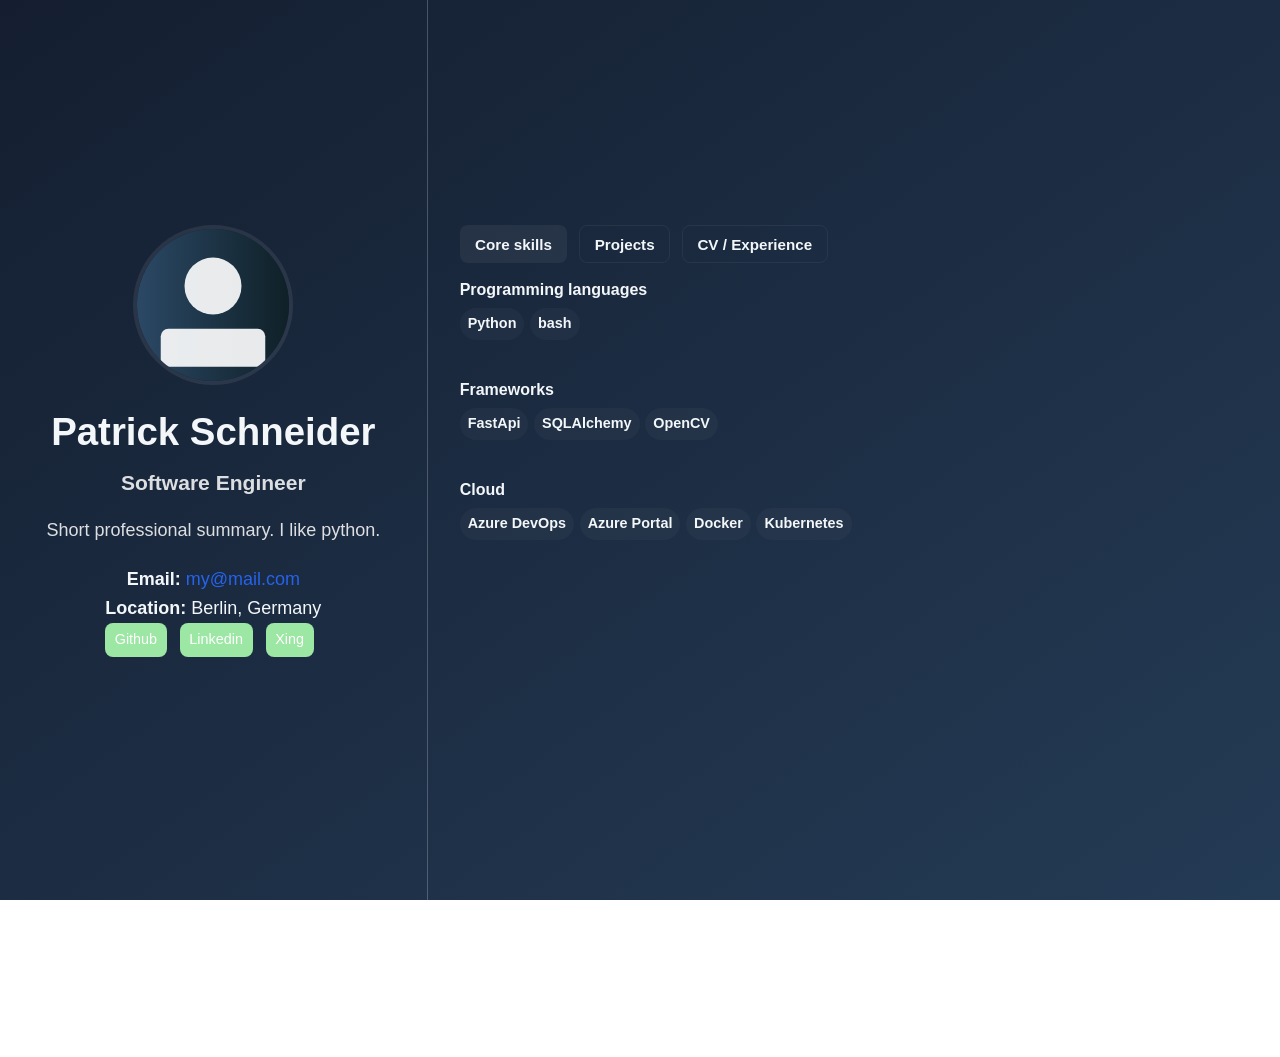
<file: docs/index.html>
<!doctype html>

<html lang="en">
  <head>
    <meta charset="UTF-8" />
    <meta name="viewport" content="width=device-width, initial-scale=1.0" />
    <title>Patrick Schneider | Software Engineer</title>

    <link rel="stylesheet" href="static/style.css" />
  </head>
  <body>
    <div class="site">
      <main class="site-main">





<div class="landing-split">
  <aside class="left-panel">
    <div class="left-inner">
      <div class="profile-avatar-wrap">
        
          <img class="profile-avatar" src="static/default-avatar.svg" alt="Patrick Schneider" />
        
      </div>

      <h1>Patrick Schneider</h1>
      <h3 class="muted">Software Engineer</h3>
      <p class="about">Short professional summary. I like python.
</p>

      <div class="contact-block">
        
          <p><strong>Email:</strong> <a href="mailto:my@mail.com">my@mail.com</a></p>
        
        
          <p><strong>Location:</strong> Berlin, Germany</p>
        

        
        <p class="profile-links">
          
            <a class="btn small" href="https://github.com/taylorPat?tab=repositories" target="_blank" rel="noopener">Github</a>
          
            <a class="btn small" href="https://linkedin.com/in/you" target="_blank" rel="noopener">Linkedin</a>
          
            <a class="btn small" href="https://google.com" target="_blank" rel="noopener">Xing</a>
          
        </p>
        
      </div>
    </div>
  </aside>

  <div class="split-divider" aria-hidden="true"></div>

  <section class="right-panel">
    <div class="tabs">
      <nav class="tabs-nav">
        <button class="tab-btn active" data-tab="skills">Core skills</button>
        <button class="tab-btn" data-tab="projects">Projects</button>
        <button class="tab-btn" data-tab="cv">CV / Experience</button>
      </nav>

      <div class="tabs-content">
        <div class="tab-panel plain-panel" id="skills" style="display:block">
          <div class="skills-columns">
            
            
              
              <div class="skill-section">
                <h4>Programming languages</h4>
                <div class="skill-items">
                  
                    <span class="skill-item" aria-hidden="true">Python</span>
                  
                    <span class="skill-item" aria-hidden="true">bash</span>
                  
                </div>
              </div>
              
              <div class="skill-section">
                <h4>Frameworks</h4>
                <div class="skill-items">
                  
                    <span class="skill-item" aria-hidden="true">FastApi</span>
                  
                    <span class="skill-item" aria-hidden="true">SQLAlchemy</span>
                  
                    <span class="skill-item" aria-hidden="true">OpenCV</span>
                  
                </div>
              </div>
              
              <div class="skill-section">
                <h4>Cloud</h4>
                <div class="skill-items">
                  
                    <span class="skill-item" aria-hidden="true">Azure DevOps</span>
                  
                    <span class="skill-item" aria-hidden="true">Azure Portal</span>
                  
                    <span class="skill-item" aria-hidden="true">Docker</span>
                  
                    <span class="skill-item" aria-hidden="true">Kubernetes</span>
                  
                </div>
              </div>
              
            
          </div>
        </div>

        <div class="tab-panel projects-panel" id="projects" style="display:none">
          <div class="projects-list">
            
              
              <article class="proj-item">
                <h3 class="proj-title">parking transactions analysis</h3>

                <div class="proj-actions">
                  
                    <a class="proj-btn github" href="https://github.com/taylorPat/parking-transactions-analysis" target="_blank" rel="noopener">GitHub</a>
                  
                </div>

                <div class="proj-skills">
                  
                    
                      <span class="proj-skill">Data Engineering</span>
                    
                      <span class="proj-skill">Python</span>
                    
                      <span class="proj-skill">Terraform</span>
                    
                      <span class="proj-skill">Apache Spark</span>
                    
                      <span class="proj-skill">Google Cloud Storage</span>
                    
                      <span class="proj-skill">BigQuery</span>
                    
                      <span class="proj-skill">Looker Studio</span>
                    
                  
                </div>
              </article>
              
              <article class="proj-item">
                <h3 class="proj-title">portfolio generator</h3>

                <div class="proj-actions">
                  
                    <a class="proj-btn github" href="https://github.com/taylorPat/portfolio-generator" target="_blank" rel="noopener">GitHub</a>
                  
                </div>

                <div class="proj-skills">
                  
                    
                      <span class="proj-skill">Python</span>
                    
                      <span class="proj-skill">CLI</span>
                    
                      <span class="proj-skill">typer</span>
                    
                      <span class="proj-skill">jinja2</span>
                    
                      <span class="proj-skill">pyyaml</span>
                    
                      <span class="proj-skill">uv</span>
                    
                  
                </div>
              </article>
              
            
          </div>
        </div>

        <div class="tab-panel plain-panel" id="cv" style="display:none">
          <div class="experience-list">
            

                
                  <div class="company-block">
                    <h3 class="company-name">Audi</h3>
                    
                      <div class="exp-item">
                        <h4>
                          Software engineer
                        </h4>
                        <p class="muted">
                          
                          
                          
                            2022 - 
                            
                              2024
                            

                          
                        </p>
                        <p>
                          

                          
                            
                              Massive python programming
                            
                          
                        </p>
                      </div>
                    
                      <div class="exp-item">
                        <h4>
                          Software engineer
                        </h4>
                        <p class="muted">
                          
                          
                          
                            2024 - 
                            
                              2025
                            

                          
                        </p>
                        <p>
                          

                          
                            
                              Searching for data and python programming
                            
                          
                        </p>
                      </div>
                    
                  </div>
              
                
                  <div class="company-block">
                    <h3 class="company-name">BMW</h3>
                    
                      <div class="exp-item">
                        <h4>
                          Software engineer
                        </h4>
                        <p class="muted">
                          
                          
                          
                            2025 - 
                            
                              Present
                            

                          
                        </p>
                        <p>
                          

                          
                            
                              Waiting for the enlightenment
                            
                          
                        </p>
                      </div>
                    
                  </div>
              
                
            
          </div>
        </div>

      </div>
    </div>
  </section>
</div>

</main>

      <footer class="site-footer">
        <div class="container">
          <p>© Patrick Schneider</p>
        </div>
      </footer>
    </div>
    
<script>
document.addEventListener('DOMContentLoaded', function(){
  const buttons = document.querySelectorAll('.tab-btn');
  buttons.forEach(btn => btn.addEventListener('click', function(){
    document.querySelectorAll('.tab-btn').forEach(b=>b.classList.remove('active'));
    btn.classList.add('active');
    const tab = btn.dataset.tab;
    document.querySelectorAll('.tab-panel').forEach(p=>p.style.display='none');
    document.getElementById(tab).style.display='block';
  }));
});
</script>

  </body>
</html>
</file>
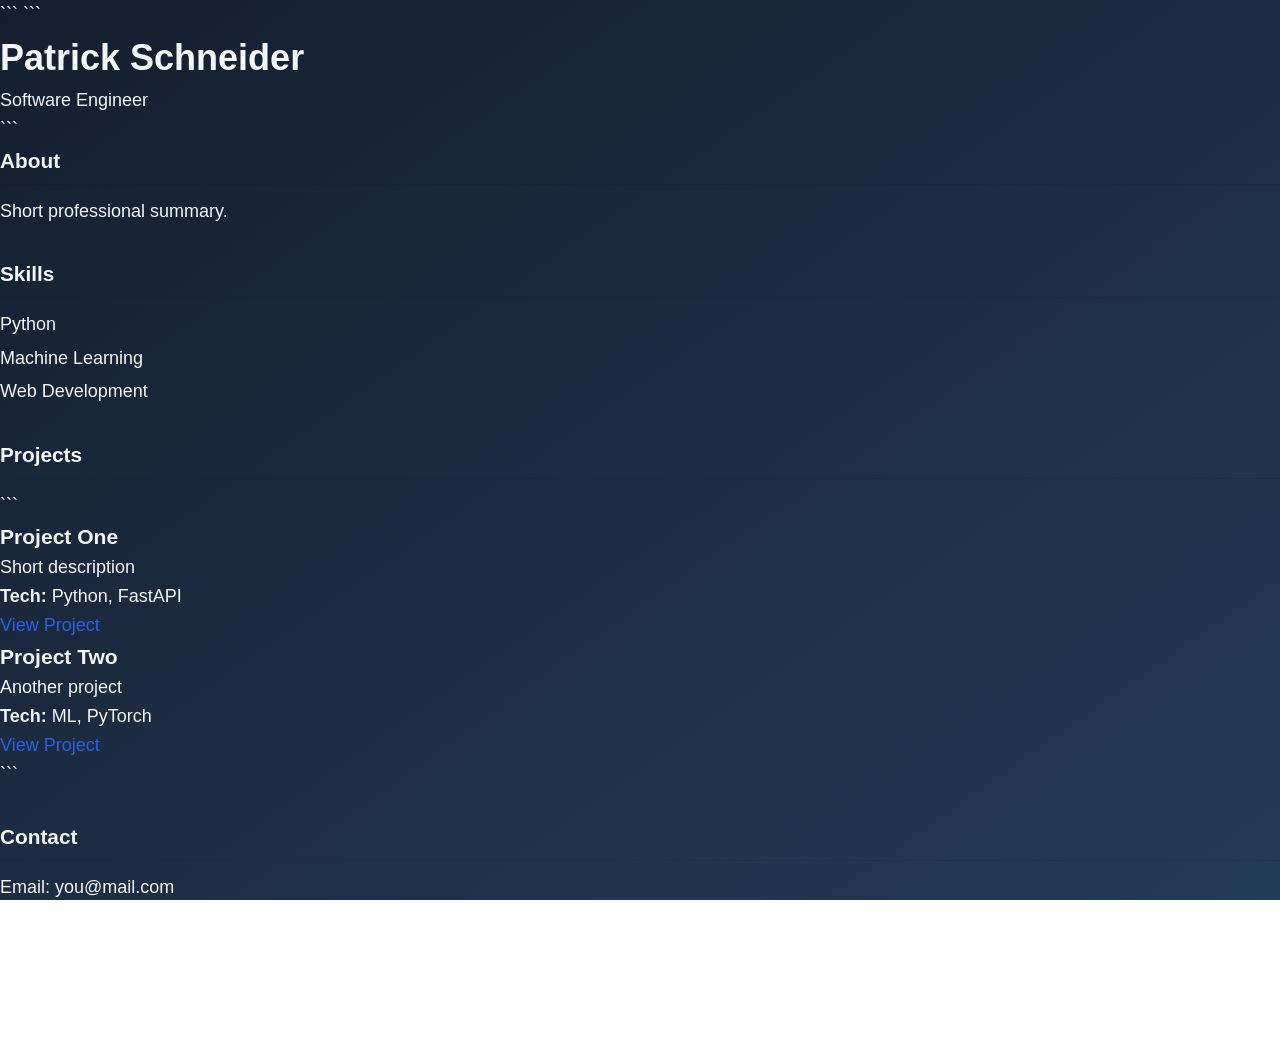
<file: portfolio/output/index.html>
<!DOCTYPE html>

<html lang="en">
  <head>
    <meta charset="UTF-8" />
    <meta name="viewport" content="width=device-width, initial-scale=1.0" />
    <title>Patrick Schneider | Software Engineer</title>

    ```
    <link rel="stylesheet" href="../static/style.css" />
    ```
  </head>
  <body>
    <header>
      <h1>Patrick Schneider</h1>
      <p>Software Engineer</p>
    </header>

    ```
    <main>

<section>
  <h2>About</h2>
  <p>Short professional summary.
</p>
</section>

<section>
  <h2>Skills</h2>
  <ul>
    
    <li>Python</li>
    
    <li>Machine Learning</li>
    
    <li>Web Development</li>
    
  </ul>
</section>

<section>
  <h2>Projects</h2>

  ``` 
  <div class="project">
    <h3>Project One</h3>
    <p>Short description</p>

    <p>
      <strong>Tech:</strong>
       Python,   FastAPI 
    </p>

    <a href="https://github.com/you/project1" target="_blank">View Project</a>
  </div>
  
  <div class="project">
    <h3>Project Two</h3>
    <p>Another project</p>

    <p>
      <strong>Tech:</strong>
       ML,   PyTorch 
    </p>

    <a href="https://github.com/you/project2" target="_blank">View Project</a>
  </div>
   ```
</section>

<section>
  <h2>Contact</h2>
  <ul>
    <li>Email: you@mail.com</li>
    <li><a href="https://taylorpat.github.io/">GitHub</a></li>
    <li><a href="https://linkedin.com/in/you">LinkedIn</a></li>
  </ul>
</section>

</main>

    <footer>
      <p>© Patrick Schneider</p>
    </footer>
    ```
  </body>
</html>
</file>
<file: docs/static/style.css>
/* Reset */

* {
  margin: 0;
  padding: 0;
  box-sizing: border-box;
}

/* Base */
:root {
  --bg: #f8fafc;
  --panel: #ffffff;
  --muted: rgba(255, 255, 255, 0.85);
  --text: #f3f7f9;
  --accent: #9be7a3;
  --radius: 10px;
  --btn-font-size: 0.95rem;
}

/* Use a full-viewport pseudo-element for the gradient to avoid seams on mobile
   and when content scrolls. This covers the viewport exactly and is fixed. */
body {
  font-family:
    -apple-system, BlinkMacSystemFont, "Segoe UI", Roboto, sans-serif;
  line-height: 1.6;
  background: none;
  color: var(--text);
  margin: 0;
}

body::before {
  content: "";
  position: fixed; /* fixes to viewport */
  top: 0;
  left: 0;
  width: 100vw; /* full viewport width */
  height: 100vh; /* full viewport height */
  z-index: -1; /* behind content */
  pointer-events: none;
  background-image: linear-gradient(to bottom right, #141e30 0%, #243b55 100%);
  background-repeat: no-repeat;
  background-position: center center;
  background-size: cover;
}

/* Larger base type for landing */
body {
  font-size: 18px;
}

.container {
  max-width: 1100px;
  margin: 0 auto;
  padding: 2rem 1rem;
}

/* full-width main wrapper when needed */
.site-main {
  width: 100%;
}

/* Header / Navigation / Hero styles removed (not used in current templates) */

/* Buttons */
.btn {
  display: inline-block;
  padding: 0.5rem 0.9rem;
  border-radius: 8px;
  background: var(--accent);
  color: white;
  text-decoration: none;
  font-size: var(--btn-font-size);
}
.btn.ghost {
  background: transparent;
  border: 1px solid rgba(37, 99, 235, 0.12);
  color: var(--accent);
}
.btn.small {
  padding: 0.35rem 0.6rem;
  font-size: 0.9rem;
}

/* Sections */
section {
  margin-bottom: 2rem;
}
h2 {
  font-size: 1.3rem;
  margin-bottom: 0.75rem;
  border-bottom: 1px solid rgba(2, 6, 23, 0.06);
  padding-bottom: 0.4rem;
}

/* Legacy project grid/card styles removed (we use .projects-list/.proj-item) */

/* Contact */
.contact-grid {
  display: grid;
  grid-template-columns: 1fr 1fr;
  gap: 1rem;
}

/* Lists */
ul {
  list-style: none;
}

li {
  margin-bottom: 0.3rem;
}

/* Projects */
/* Legacy project card helpers removed; new cards above */

/* Links */
a {
  color: #2563eb;
  text-decoration: none;
}

a:hover {
  text-decoration: underline;
}

/* Footer */
.site-footer {
  padding: 2rem 0;
  color: var(--muted);
  text-align: center;
}

/* Responsive */
@media (max-width: 900px) {
  .projects-grid {
    grid-template-columns: repeat(2, 1fr);
  }
  .hero-inner {
    grid-template-columns: 1fr 160px;
  }
}
@media (max-width: 640px) {
  .projects-grid {
    grid-template-columns: 1fr;
  }
  .hero-inner {
    grid-template-columns: 1fr;
  }
  .hero-right {
    order: -1;
    display: flex;
    justify-content: center;
    margin-bottom: 1rem;
  }
  .nav-links {
    display: none;
  }
  .container {
    padding: 1rem;
  }
}

/* Split landing layout */
.landing-split {
  display: flex;
  min-height: 100vh;
  align-items: stretch;
  width: 100%;
}
.left-panel {
  flex: 0 0 33.333%;
  background: transparent;
  padding: 2.25rem;
  display: flex;
  align-items: flex-start;
  justify-content: center;
}
.left-inner {
  width: 100%;
  text-align: center;
}
.profile-avatar {
  width: 160px;
  height: 160px;
  border-radius: 50%;
  object-fit: cover;
  border: 4px solid rgba(255, 255, 255, 0.08);
  display: block;
  margin: 0 auto 1rem auto;
}

.profile-links .btn {
  margin-right: 0.5rem;
}
.left-panel h1 {
  font-size: 2.4rem;
  margin-bottom: 0.25rem;
}
.left-panel .muted {
  color: var(--muted);
}
.left-panel .about {
  margin: 1rem 0;
  color: var(--muted);
}
.contact-block {
  margin-top: 1.25rem;
}
.split-divider {
  width: 1px;
  background: rgba(255, 255, 255, 0.22);
}
.right-panel {
  flex: 1;
  padding: 2rem;
  background: transparent;
  display: flex;
  align-items: flex-start;
}

.tabs-nav {
  display: flex;
  gap: 0.5rem;
  margin-bottom: 0.6rem;
}
.tab-btn {
  background: transparent;
  border: 1px solid rgba(2, 6, 23, 0.06);
  padding: 0.5rem 0.75rem;
  border-radius: 8px;
  cursor: pointer;
}
.tab-btn.active {
  background: rgba(255, 255, 255, 0.06);
  color: var(--text);
  border-color: transparent;
}

/* Prettify right UI */
.tabs-nav {
  gap: 0.75rem;
}
.tab-btn {
  font-size: 1.05rem;
  padding: 0.6rem 0.9rem;
}
.tab-btn {
  background: transparent;
  border: 1px solid rgba(255, 255, 255, 0.06);
  color: var(--text);
  font-size: var(--btn-font-size);
}
.tabs .tabs-content {
  width: 100%;
}
.tab-panel {
  background: transparent;
  padding: 0;
  border-radius: 0;
}
.tab-panel h2 {
  font-size: 1.5rem;
  margin-top: 0;
  color: var(--text);
}
/* projects-specific panel */
.tab-panel.projects-panel {
  background: transparent;
  padding: 0;
  border-radius: 0;
}
.proj-item h3 {
  font-size: 1rem;
}
.proj-item p {
  color: var(--muted);
  font-size: 0.9rem;
}
.proj-tech .tech {
  background: rgba(255, 255, 255, 0.06);
  color: var(--text);
  padding: 0.2rem 0.45rem;
  border-radius: 999px;
  margin-right: 0.4rem;
  font-size: 0.9rem;
}
.experience-list .exp-item {
  background: transparent;
  padding: 0.25rem 0 0.5rem 0; /* top reduced to align with skill sections */
  border-bottom: 1px solid rgba(255, 255, 255, 0.04);
}

.experience-list .exp-item h3 {
  font-size: 1rem;
  margin-bottom: 0.25rem;
}
.experience-list .exp-item p {
  font-size: 0.9rem;
  color: var(--muted);
}

/* Increase registers title font */
.tabs-nav .tab-btn {
  font-weight: 700;
}

.skills-columns {
  display: flex;
  flex-direction: column;
  gap: 1rem;
}
.skills-columns h4 {
  margin-bottom: 0.5rem;
}
.skills-columns ul {
  list-style: none;
  padding: 0;
}

/* New grouped skills sections (compact) */
.skill-section {
  margin-bottom: 0.8rem;
  padding: 0.25rem 0;
}
.skill-section h4 {
  font-size: 1rem;
  color: var(--text);
  margin: 0 0 0.35rem;
}
.skill-items {
  display: flex;
  gap: 0.35rem;
  flex-wrap: wrap;
}
.skill-item {
  display: inline-block;
  padding: 0.28rem 0.5rem;
  background: rgba(255, 255, 255, 0.03);
  color: var(--text);
  border-radius: 999px;
  font-weight: 600;
  font-size: 0.9rem;
  user-select: none;
  cursor: default;
}
.skill-items .skill-item + .skill-item {
  margin-left: 0;
}

.projects-list {
  display: flex;
  gap: 0.75rem;
  flex-wrap: wrap;
}
.projects-list .proj-item {
  background: rgba(255, 255, 255, 0.03);
  padding: 0.75rem;
  border-radius: 10px;
  margin: 0;
  border: 1px solid rgba(255, 255, 255, 0.06);
  backdrop-filter: blur(6px);
  width: 285px; /* increased by 50% from 190px */
  min-height: 130px;
  display: flex;
  flex-direction: column;
  gap: 0.6rem;
  box-sizing: border-box;
  justify-content: flex-start;
}
.projects-list .proj-item {
  transition:
    transform 0.18s ease,
    box-shadow 0.18s ease;
}
.projects-list .proj-item:hover {
  transform: translateY(-8px);
  box-shadow: 0 18px 40px rgba(2, 6, 23, 0.45);
}
.proj-title {
  font-size: 1.02rem;
  margin: 0 0 0.5rem 0; /* more space between title and GitHub */
  color: var(--text);
}
.proj-actions {
  display: flex;
  gap: 0.6rem;
  align-items: center;
  margin-bottom: 0.35rem; /* small space between GitHub and skills */
}
.proj-btn {
  display: inline-block;
  padding: 0.28rem 0.6rem;
  background: rgba(255, 255, 255, 0.04);
  color: var(--text);
  border-radius: 8px;
  text-decoration: none;
  font-weight: 700;
  font-size: var(--btn-font-size, 0.9rem);
}
.proj-btn.github {
  color: #3b82f6;
  background: rgba(59, 130, 246, 0.06);
}
.proj-skills {
  display: flex;
  gap: 0.35rem;
  flex-wrap: wrap;
  margin-top: 0; /* spacing handled by .proj-actions margin-bottom */
}
.proj-skill {
  display: inline-block;
  padding: 0.2rem 0.45rem;
  background: rgba(255, 255, 255, 0.03);
  border-radius: 999px;
  font-size: 0.82rem;
  color: var(--text);
  font-weight: 600;
}

/* Skills compare layout */
.skills-compare {
  display: flex;
  gap: 2rem;
  align-items: flex-start;
}
.skills-icons ul,
.skills-bars ul {
  list-style: none;
  padding: 0;
  margin: 0;
}
.skill-pill {
  display: flex;
  align-items: center;
  gap: 0.6rem;
  padding: 0.35rem 0;
}
.skill-icon {
  font-size: 1.25rem;
}
.skill-name {
  color: var(--text);
}
.skill-bar-row {
  margin-bottom: 0.6rem;
}
.skill-row-label {
  font-size: 0.95rem;
  color: var(--text);
  margin-bottom: 0.25rem;
}
.skill-bar {
  background: rgba(255, 255, 255, 0.04);
  height: 10px;
  border-radius: 999px;
  overflow: hidden;
}
.skill-fill {
  height: 100%;
  background: linear-gradient(90deg, var(--accent), rgba(255, 255, 255, 0.6));
  border-radius: 999px;
}

.experience-list .exp-item {
  margin-bottom: 1rem;
  padding: 0.25rem 0 0.5rem 0; /* ensure consistent top padding */
  border-bottom: 1px solid rgba(2, 6, 23, 0.04);
}

@media (max-width: 900px) {
  .left-panel {
    flex-basis: 35%;
  }
}
@media (max-width: 640px) {
  .landing-split {
    flex-direction: column;
    min-height: auto;
  }
  .left-panel {
    flex-basis: auto;
    padding: 1rem;
  }
  .split-divider {
    display: none;
  }
  .right-panel {
    padding: 1rem;
  }
  .skills-columns {
    flex-direction: column;
  }
}

/* Start left and right content at 1/3 of viewport height on wide screens */
@media (min-width: 641px) {
  .left-inner {
    margin-top: calc(25vh - 2.25rem);
  }
  .tabs {
    padding-top: calc(25vh - 2rem);
  }
}

/* On small screens reset offsets */
@media (max-width: 640px) {
  .left-inner {
    margin-top: 0;
  }
  .tabs {
    padding-top: 0;
  }
}

/* Prevent whole-page scrolling on wide/fullscreen displays; allow panels to scroll internally */
html,
body {
  height: 100%;
}
@media (min-width: 900px) {
  html,
  body {
    overflow: hidden;
  }
  .landing-split {
    height: 100vh;
    min-height: 100vh;
  }
  .left-panel {
    overflow: auto;
  }
  .left-inner {
    max-height: 75vh;
    overflow: auto;
  }
  .right-panel {
    height: 100vh;
    overflow: auto;
  }
}
</file>
<file: portfolio/static/style.css>
/* Reset */

* {
  margin: 0;
  padding: 0;
  box-sizing: border-box;
}

/* Base */
:root {
  --bg: #f8fafc;
  --panel: #ffffff;
  --muted: rgba(255, 255, 255, 0.85);
  --text: #f3f7f9;
  --accent: #9be7a3;
  --radius: 10px;
  --btn-font-size: 0.95rem;
}

/* Use a full-viewport pseudo-element for the gradient to avoid seams on mobile
   and when content scrolls. This covers the viewport exactly and is fixed. */
body {
  font-family:
    -apple-system, BlinkMacSystemFont, "Segoe UI", Roboto, sans-serif;
  line-height: 1.6;
  background: none;
  color: var(--text);
  margin: 0;
}

body::before {
  content: "";
  position: fixed; /* fixes to viewport */
  top: 0;
  left: 0;
  width: 100vw; /* full viewport width */
  height: 100vh; /* full viewport height */
  z-index: -1; /* behind content */
  pointer-events: none;
  background-image: linear-gradient(to bottom right, #141e30 0%, #243b55 100%);
  background-repeat: no-repeat;
  background-position: center center;
  background-size: cover;
}

/* Larger base type for landing */
body {
  font-size: 18px;
}

.container {
  max-width: 1100px;
  margin: 0 auto;
  padding: 2rem 1rem;
}

/* full-width main wrapper when needed */
.site-main {
  width: 100%;
}

/* Header / Navigation / Hero styles removed (not used in current templates) */

/* Buttons */
.btn {
  display: inline-block;
  padding: 0.5rem 0.9rem;
  border-radius: 8px;
  background: var(--accent);
  color: white;
  text-decoration: none;
  font-size: var(--btn-font-size);
}
.btn.ghost {
  background: transparent;
  border: 1px solid rgba(37, 99, 235, 0.12);
  color: var(--accent);
}
.btn.small {
  padding: 0.35rem 0.6rem;
  font-size: 0.9rem;
}

/* Sections */
section {
  margin-bottom: 2rem;
}
h2 {
  font-size: 1.3rem;
  margin-bottom: 0.75rem;
  border-bottom: 1px solid rgba(2, 6, 23, 0.06);
  padding-bottom: 0.4rem;
}

/* Legacy project grid/card styles removed (we use .projects-list/.proj-item) */

/* Contact */
.contact-grid {
  display: grid;
  grid-template-columns: 1fr 1fr;
  gap: 1rem;
}

/* Lists */
ul {
  list-style: none;
}

li {
  margin-bottom: 0.3rem;
}

/* Projects */
/* Legacy project card helpers removed; new cards above */

/* Links */
a {
  color: #2563eb;
  text-decoration: none;
}

a:hover {
  text-decoration: underline;
}

/* Footer */
.site-footer {
  padding: 2rem 0;
  color: var(--muted);
  text-align: center;
}

/* Responsive */
@media (max-width: 900px) {
  .projects-grid {
    grid-template-columns: repeat(2, 1fr);
  }
  .hero-inner {
    grid-template-columns: 1fr 160px;
  }
}
@media (max-width: 640px) {
  .projects-grid {
    grid-template-columns: 1fr;
  }
  .hero-inner {
    grid-template-columns: 1fr;
  }
  .hero-right {
    order: -1;
    display: flex;
    justify-content: center;
    margin-bottom: 1rem;
  }
  .nav-links {
    display: none;
  }
  .container {
    padding: 1rem;
  }
}

/* Split landing layout */
.landing-split {
  display: flex;
  min-height: 100vh;
  align-items: stretch;
  width: 100%;
}
.left-panel {
  flex: 0 0 33.333%;
  background: transparent;
  padding: 2.25rem;
  display: flex;
  align-items: flex-start;
  justify-content: center;
}
.left-inner {
  width: 100%;
  text-align: center;
}
.profile-avatar {
  width: 160px;
  height: 160px;
  border-radius: 50%;
  object-fit: cover;
  border: 4px solid rgba(255, 255, 255, 0.08);
  display: block;
  margin: 0 auto 1rem auto;
}

.profile-links .btn {
  margin-right: 0.5rem;
}
.left-panel h1 {
  font-size: 2.4rem;
  margin-bottom: 0.25rem;
}
.left-panel .muted {
  color: var(--muted);
}
.left-panel .about {
  margin: 1rem 0;
  color: var(--muted);
}
.contact-block {
  margin-top: 1.25rem;
}
.split-divider {
  width: 1px;
  background: rgba(255, 255, 255, 0.22);
}
.right-panel {
  flex: 1;
  padding: 2rem;
  background: transparent;
  display: flex;
  align-items: flex-start;
}

.tabs-nav {
  display: flex;
  gap: 0.5rem;
  margin-bottom: 0.6rem;
}
.tab-btn {
  background: transparent;
  border: 1px solid rgba(2, 6, 23, 0.06);
  padding: 0.5rem 0.75rem;
  border-radius: 8px;
  cursor: pointer;
}
.tab-btn.active {
  background: rgba(255, 255, 255, 0.06);
  color: var(--text);
  border-color: transparent;
}

/* Prettify right UI */
.tabs-nav {
  gap: 0.75rem;
}
.tab-btn {
  font-size: 1.05rem;
  padding: 0.6rem 0.9rem;
}
.tab-btn {
  background: transparent;
  border: 1px solid rgba(255, 255, 255, 0.06);
  color: var(--text);
  font-size: var(--btn-font-size);
}
.tabs .tabs-content {
  width: 100%;
}
.tab-panel {
  background: transparent;
  padding: 0;
  border-radius: 0;
}
.tab-panel h2 {
  font-size: 1.5rem;
  margin-top: 0;
  color: var(--text);
}
/* projects-specific panel */
.tab-panel.projects-panel {
  background: transparent;
  padding: 0;
  border-radius: 0;
}
.proj-item h3 {
  font-size: 1rem;
}
.proj-item p {
  color: var(--muted);
  font-size: 0.9rem;
}
.proj-tech .tech {
  background: rgba(255, 255, 255, 0.06);
  color: var(--text);
  padding: 0.2rem 0.45rem;
  border-radius: 999px;
  margin-right: 0.4rem;
  font-size: 0.9rem;
}
.experience-list .exp-item {
  background: transparent;
  padding: 0.25rem 0 0.5rem 0; /* top reduced to align with skill sections */
  border-bottom: 1px solid rgba(255, 255, 255, 0.04);
}

.experience-list .exp-item h3 {
  font-size: 1rem;
  margin-bottom: 0.25rem;
}
.experience-list .exp-item p {
  font-size: 0.9rem;
  color: var(--muted);
}

/* Increase registers title font */
.tabs-nav .tab-btn {
  font-weight: 700;
}

.skills-columns {
  display: flex;
  flex-direction: column;
  gap: 1rem;
}
.skills-columns h4 {
  margin-bottom: 0.5rem;
}
.skills-columns ul {
  list-style: none;
  padding: 0;
}

/* New grouped skills sections (compact) */
.skill-section {
  margin-bottom: 0.8rem;
  padding: 0.25rem 0;
}
.skill-section h4 {
  font-size: 1rem;
  color: var(--text);
  margin: 0 0 0.35rem;
}
.skill-items {
  display: flex;
  gap: 0.35rem;
  flex-wrap: wrap;
}
.skill-item {
  display: inline-block;
  padding: 0.28rem 0.5rem;
  background: rgba(255, 255, 255, 0.03);
  color: var(--text);
  border-radius: 999px;
  font-weight: 600;
  font-size: 0.9rem;
  user-select: none;
  cursor: default;
}
.skill-items .skill-item + .skill-item {
  margin-left: 0;
}

.projects-list {
  display: flex;
  gap: 0.75rem;
  flex-wrap: wrap;
}
.projects-list .proj-item {
  background: rgba(255, 255, 255, 0.03);
  padding: 0.75rem;
  border-radius: 10px;
  margin: 0;
  border: 1px solid rgba(255, 255, 255, 0.06);
  backdrop-filter: blur(6px);
  width: 285px; /* increased by 50% from 190px */
  min-height: 130px;
  display: flex;
  flex-direction: column;
  gap: 0.6rem;
  box-sizing: border-box;
  justify-content: flex-start;
}
.projects-list .proj-item {
  transition:
    transform 0.18s ease,
    box-shadow 0.18s ease;
}
.projects-list .proj-item:hover {
  transform: translateY(-8px);
  box-shadow: 0 18px 40px rgba(2, 6, 23, 0.45);
}
.proj-title {
  font-size: 1.02rem;
  margin: 0 0 0.5rem 0; /* more space between title and GitHub */
  color: var(--text);
}
.proj-actions {
  display: flex;
  gap: 0.6rem;
  align-items: center;
  margin-bottom: 0.35rem; /* small space between GitHub and skills */
}
.proj-btn {
  display: inline-block;
  padding: 0.28rem 0.6rem;
  background: rgba(255, 255, 255, 0.04);
  color: var(--text);
  border-radius: 8px;
  text-decoration: none;
  font-weight: 700;
  font-size: var(--btn-font-size, 0.9rem);
}
.proj-btn.github {
  color: #3b82f6;
  background: rgba(59, 130, 246, 0.06);
}
.proj-skills {
  display: flex;
  gap: 0.35rem;
  flex-wrap: wrap;
  margin-top: 0; /* spacing handled by .proj-actions margin-bottom */
}
.proj-skill {
  display: inline-block;
  padding: 0.2rem 0.45rem;
  background: rgba(255, 255, 255, 0.03);
  border-radius: 999px;
  font-size: 0.82rem;
  color: var(--text);
  font-weight: 600;
}

/* Skills compare layout */
.skills-compare {
  display: flex;
  gap: 2rem;
  align-items: flex-start;
}
.skills-icons ul,
.skills-bars ul {
  list-style: none;
  padding: 0;
  margin: 0;
}
.skill-pill {
  display: flex;
  align-items: center;
  gap: 0.6rem;
  padding: 0.35rem 0;
}
.skill-icon {
  font-size: 1.25rem;
}
.skill-name {
  color: var(--text);
}
.skill-bar-row {
  margin-bottom: 0.6rem;
}
.skill-row-label {
  font-size: 0.95rem;
  color: var(--text);
  margin-bottom: 0.25rem;
}
.skill-bar {
  background: rgba(255, 255, 255, 0.04);
  height: 10px;
  border-radius: 999px;
  overflow: hidden;
}
.skill-fill {
  height: 100%;
  background: linear-gradient(90deg, var(--accent), rgba(255, 255, 255, 0.6));
  border-radius: 999px;
}

.experience-list .exp-item {
  margin-bottom: 1rem;
  padding: 0.25rem 0 0.5rem 0; /* ensure consistent top padding */
  border-bottom: 1px solid rgba(2, 6, 23, 0.04);
}

@media (max-width: 900px) {
  .left-panel {
    flex-basis: 35%;
  }
}
@media (max-width: 640px) {
  .landing-split {
    flex-direction: column;
    min-height: auto;
  }
  .left-panel {
    flex-basis: auto;
    padding: 1rem;
  }
  .split-divider {
    display: none;
  }
  .right-panel {
    padding: 1rem;
  }
  .skills-columns {
    flex-direction: column;
  }
}

/* Start left and right content at 1/3 of viewport height on wide screens */
@media (min-width: 641px) {
  .left-inner {
    margin-top: calc(25vh - 2.25rem);
  }
  .tabs {
    padding-top: calc(25vh - 2rem);
  }
}

/* On small screens reset offsets */
@media (max-width: 640px) {
  .left-inner {
    margin-top: 0;
  }
  .tabs {
    padding-top: 0;
  }
}

/* Prevent whole-page scrolling on wide/fullscreen displays; allow panels to scroll internally */
html,
body {
  height: 100%;
}
@media (min-width: 900px) {
  html,
  body {
    overflow: hidden;
  }
  .landing-split {
    height: 100vh;
    min-height: 100vh;
  }
  .left-panel {
    overflow: auto;
  }
  .left-inner {
    max-height: 75vh;
    overflow: auto;
  }
  .right-panel {
    height: 100vh;
    overflow: auto;
  }
}
</file>
